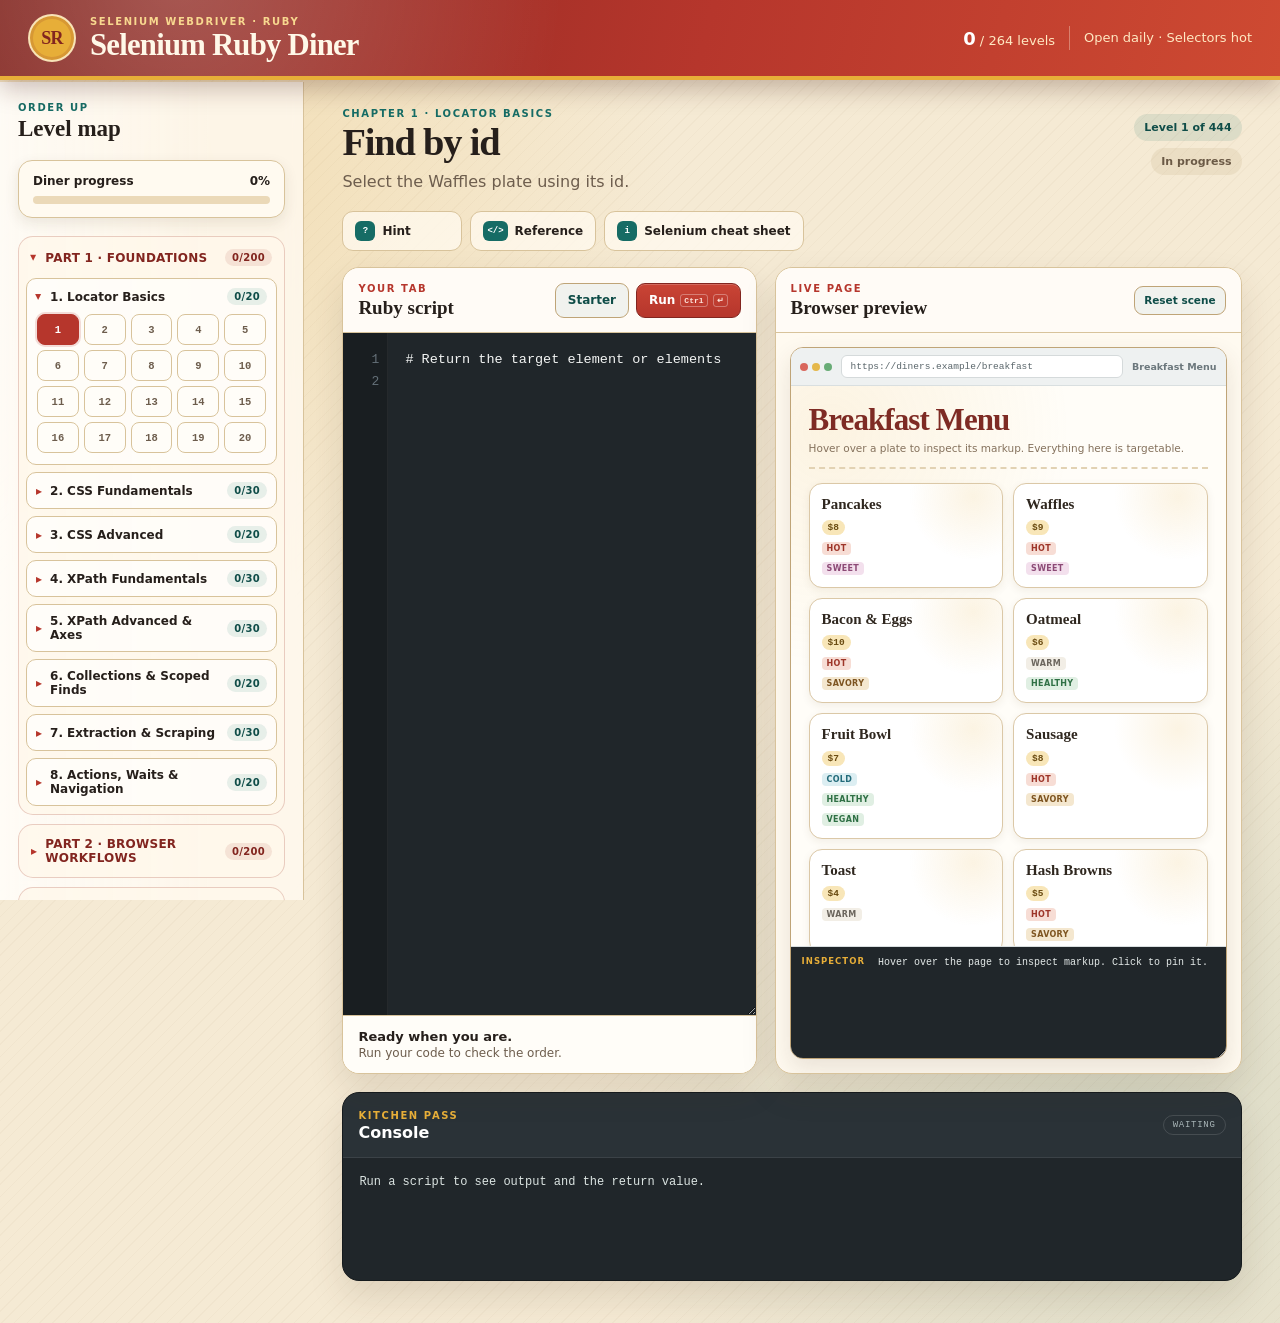
<file: workspace-learnSeleniumV5/index.html>
<!doctype html>
<html lang="en">
<head>
  <meta charset="utf-8">
  <meta name="viewport" content="width=device-width, initial-scale=1">
  <meta name="description" content="Learn Selenium WebDriver element targeting in Ruby through 264 hands-on diner-themed levels.">
  <title>Selenium Ruby Diner</title>
  <link rel="stylesheet" href="styles.css">
</head>
<body>
  <header class="topbar">
    <div class="brand">
      <div class="brand-mark" aria-hidden="true">SR</div>
      <div>
        <p class="brand-kicker">Selenium WebDriver &middot; Ruby</p>
        <h1 class="brand-title">Selenium Ruby Diner</h1>
      </div>
    </div>
    <div class="topbar-meta">
      <span class="topbar-stat"><strong id="top-completed">0</strong> / 264 levels</span>
      <span class="topbar-divider" aria-hidden="true"></span>
      <span class="topbar-tag">Open daily &middot; Selectors hot</span>
    </div>
  </header>

  <div class="app-shell">
    <aside class="sidebar" id="sidebar" aria-label="Level navigation">
      <div class="sidebar-head">
        <div>
          <p class="eyebrow">Order up</p>
          <h2>Level map</h2>
        </div>
        <button class="icon-btn" id="sidebar-close" type="button" title="Close level map" aria-label="Close level map">&times;</button>
      </div>

      <div class="overall-progress">
        <div class="overall-progress-row">
          <span>Diner progress</span>
          <strong id="overall-progress-label">0%</strong>
        </div>
        <div class="progress-track" role="progressbar" aria-valuemin="0" aria-valuemax="100" aria-valuenow="0" id="overall-progress-bar">
          <span id="overall-progress-fill"></span>
        </div>
      </div>

      <nav id="chapter-nav" class="chapter-nav"></nav>

      <div class="sidebar-footer">
        <button class="text-btn danger" id="reset-progress" type="button">Reset all progress</button>
        <p class="sidebar-note">Progress and drafts stay in this browser.</p>
      </div>
    </aside>

    <main class="workspace">
      <button class="sidebar-open" id="sidebar-open" type="button" aria-label="Open level map">
        <span aria-hidden="true">&#9776;</span> Levels
      </button>

      <section class="level-header" aria-labelledby="level-title">
        <div class="level-header-copy">
          <p class="eyebrow" id="chapter-label">Chapter</p>
          <h2 id="level-title">Loading level</h2>
          <p class="level-task" id="level-task"></p>
        </div>
        <div class="level-badges">
          <span class="level-counter" id="level-counter">Level 1 of 264</span>
          <span class="completion-pill" id="completion-pill">In progress</span>
        </div>
      </section>

      <section class="coach-row" aria-label="Level help">
        <details class="coach">
          <summary><span class="coach-icon" aria-hidden="true">?</span> Hint</summary>
          <div class="coach-body" id="hint-content">No hint for this one. Read the task closely and inspect the scene.</div>
        </details>
        <details class="coach">
          <summary><span class="coach-icon" aria-hidden="true">&lt;/&gt;</span> Reference</summary>
          <div class="coach-body" id="reference-content">No reference snippet for this level.</div>
        </details>
        <details class="coach">
          <summary><span class="coach-icon" aria-hidden="true">i</span> Selenium cheat sheet</summary>
          <div class="coach-body cheat-sheet">
            <code>driver.find_element(:css, ".plate")</code>
            <code>driver.find_elements(id: "coffee")</code>
            <code>driver.find_element(:xpath, "//div[@id='coffee']")</code>
            <code>element.text</code>
            <code>element.attribute("data-price")</code>
            <code>element.click</code>
            <code>element.send_keys("Ada")</code>
            <code>Select.new(element).select_by(:value, "large")</code>
            <code>wait = Selenium::WebDriver::Wait.new(timeout: 3)</code>
          </div>
        </details>
      </section>

      <div class="work-grid">
        <section class="panel editor-panel" aria-labelledby="editor-heading">
          <div class="panel-head">
            <div>
              <p class="panel-kicker">Your tab</p>
              <h3 id="editor-heading">Ruby script</h3>
            </div>
            <div class="panel-actions">
              <button class="btn ghost" id="reset-code" type="button">Starter</button>
              <button class="btn primary" id="run-code" type="button">
                Run <kbd>Ctrl</kbd><kbd>&crarr;</kbd>
              </button>
            </div>
          </div>
          <div class="editor-shell">
            <pre class="line-numbers" id="line-numbers" aria-hidden="true">1</pre>
            <textarea id="editor" spellcheck="false" autocapitalize="off" autocomplete="off" autocorrect="off" aria-label="Ruby code editor"></textarea>
          </div>
          <div class="feedback" id="feedback" role="status" aria-live="polite">
            <div class="feedback-copy">
              <strong>Ready when you are.</strong>
              <span>Run your code to check the order.</span>
            </div>
          </div>
        </section>

        <section class="panel scene-panel" aria-labelledby="scene-heading">
          <div class="panel-head scene-panel-head">
            <div>
              <p class="panel-kicker">Live page</p>
              <h3 id="scene-heading">Browser preview</h3>
            </div>
            <button class="btn ghost small" id="reset-scene" type="button">Reset scene</button>
          </div>
          <div class="browser-frame">
            <div class="browser-chrome">
              <span class="traffic-lights" aria-hidden="true"><i></i><i></i><i></i></span>
              <span class="url-bar" id="browser-url">https://diners.example/</span>
              <span class="scene-title-bar" id="browser-title">Diner</span>
            </div>
            <div class="scene-root" id="scene-root"></div>
            <div class="inspector" id="inspector" title="Click an element to pin its markup; drag the bottom-right corner to resize.">
              <span class="inspector-label" id="inspector-label">Inspector</span>
              <code id="inspector-code">Hover over the page to inspect markup. Click to pin it.</code>
            </div>
          </div>
        </section>
      </div>

      <section class="panel console-panel" aria-labelledby="console-heading">
        <div class="panel-head">
          <div>
            <p class="panel-kicker">Kitchen pass</p>
            <h3 id="console-heading">Console</h3>
          </div>
          <span class="console-status" id="console-status">waiting</span>
        </div>
        <pre class="console-output" id="console-output">Run a script to see output and the return value.</pre>
        <div class="result-line" id="result-line"></div>
      </section>
    </main>
  </div>

  <script src="js/ruby.js"></script>
  <script src="js/scenes.js"></script>
  <script src="js/levels.js"></script>
  <script src="js/verify.js"></script>
  <script src="js/app.js"></script>
</body>
</html>
</file>
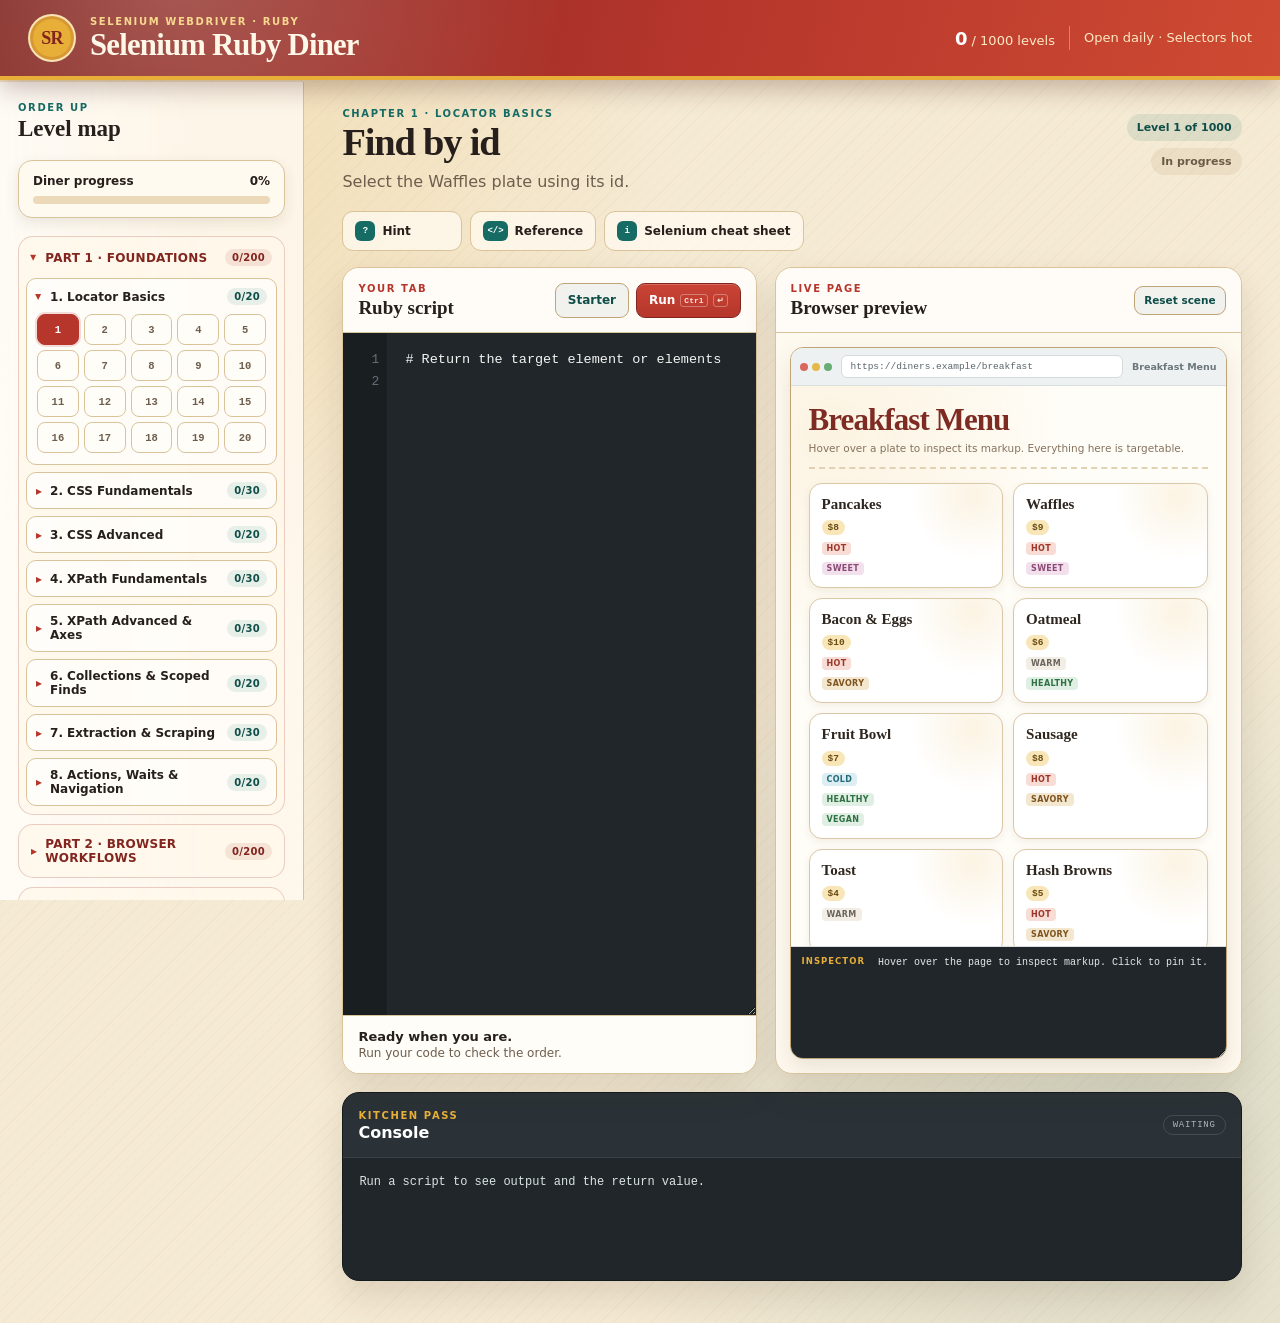
<file: workspace-learnSeleniumV8/index.html>
<!doctype html>
<html lang="en">
<head>
  <meta charset="utf-8">
  <meta name="viewport" content="width=device-width, initial-scale=1">
  <meta name="description" content="Learn Selenium WebDriver element targeting in Ruby through 1000 hands-on diner-themed levels.">
  <title>Selenium Ruby Diner</title>
  <link rel="stylesheet" href="styles.css">
</head>
<body>
  <header class="topbar">
    <div class="brand">
      <div class="language-picker" id="language-picker">
        <button class="brand-mark" id="language-toggle" type="button" aria-label="Choose a language" aria-haspopup="menu" aria-expanded="false" title="Choose a language">SR</button>
        <div class="language-menu" id="language-menu" role="menu" aria-label="Languages" hidden></div>
      </div>
      <div>
        <p class="brand-kicker" id="brand-kicker">Selenium WebDriver &middot; Ruby</p>
        <h1 class="brand-title" id="brand-title">Selenium Ruby Diner</h1>
      </div>
    </div>
    <div class="topbar-meta">
      <span class="topbar-stat"><strong id="top-completed">0</strong> / <span id="top-total">1000</span> levels</span>
      <span class="topbar-divider" aria-hidden="true"></span>
      <span class="topbar-tag">Open daily &middot; Selectors hot</span>
    </div>
  </header>

  <div class="app-shell">
    <aside class="sidebar" id="sidebar" aria-label="Level navigation">
      <div class="sidebar-head">
        <div>
          <p class="eyebrow">Order up</p>
          <h2>Level map</h2>
        </div>
        <button class="icon-btn" id="sidebar-close" type="button" title="Close level map" aria-label="Close level map">&times;</button>
      </div>

      <div class="overall-progress">
        <div class="overall-progress-row">
          <span>Diner progress</span>
          <strong id="overall-progress-label">0%</strong>
        </div>
        <div class="progress-track" role="progressbar" aria-valuemin="0" aria-valuemax="100" aria-valuenow="0" id="overall-progress-bar">
          <span id="overall-progress-fill"></span>
        </div>
      </div>

      <nav id="chapter-nav" class="chapter-nav"></nav>

      <div class="sidebar-footer">
        <button class="text-btn danger" id="reset-progress" type="button">Reset all progress</button>
        <p class="sidebar-note">Progress and drafts stay in this browser.</p>
      </div>
    </aside>

    <main class="workspace">
      <button class="sidebar-open" id="sidebar-open" type="button" aria-label="Open level map">
        <span aria-hidden="true">&#9776;</span> Levels
      </button>

      <section class="level-header" aria-labelledby="level-title">
        <div class="level-header-copy">
          <p class="eyebrow" id="chapter-label">Chapter</p>
          <h2 id="level-title">Loading level</h2>
          <p class="level-task" id="level-task"></p>
        </div>
        <div class="level-badges">
          <span class="level-counter" id="level-counter">Level 1 of 1000</span>
          <span class="completion-pill" id="completion-pill">In progress</span>
        </div>
      </section>

      <section class="coach-row" aria-label="Level help">
        <details class="coach">
          <summary><span class="coach-icon" aria-hidden="true">?</span> Hint</summary>
          <div class="coach-body" id="hint-content">No hint for this one. Read the task closely and inspect the scene.</div>
        </details>
        <details class="coach">
          <summary><span class="coach-icon" aria-hidden="true">&lt;/&gt;</span> Reference</summary>
          <div class="coach-body" id="reference-content">No reference snippet for this level.</div>
        </details>
        <details class="coach">
          <summary><span class="coach-icon" aria-hidden="true">i</span> Selenium cheat sheet</summary>
          <div class="coach-body cheat-sheet" id="cheat-sheet">
            <code>driver.find_element(:css, ".plate")</code>
            <code>driver.find_elements(id: "coffee")</code>
            <code>driver.find_element(:xpath, "//div[@id='coffee']")</code>
            <code>element.text</code>
            <code>element.attribute("data-price")</code>
            <code>element.click</code>
            <code>element.send_keys("Ada")</code>
            <code>Select.new(element).select_by(:value, "large")</code>
            <code>wait = Selenium::WebDriver::Wait.new(timeout: 3)</code>
          </div>
        </details>
      </section>

      <div class="work-grid">
        <section class="panel editor-panel" aria-labelledby="editor-heading">
          <div class="panel-head">
            <div>
              <p class="panel-kicker">Your tab</p>
              <h3 id="editor-heading">Ruby script</h3>
            </div>
            <div class="panel-actions">
              <button class="btn ghost" id="reset-code" type="button">Starter</button>
              <button class="btn primary" id="run-code" type="button">
                Run <kbd>Ctrl</kbd><kbd>&crarr;</kbd>
              </button>
            </div>
          </div>
          <div class="editor-shell">
            <pre class="line-numbers" id="line-numbers" aria-hidden="true">1</pre>
            <textarea id="editor" spellcheck="false" autocapitalize="off" autocomplete="off" autocorrect="off" aria-label="Ruby code editor"></textarea>
          </div>
          <div class="feedback" id="feedback" role="status" aria-live="polite">
            <div class="feedback-copy">
              <strong>Ready when you are.</strong>
              <span>Run your code to check the order.</span>
            </div>
          </div>
        </section>

        <section class="panel scene-panel" aria-labelledby="scene-heading">
          <div class="panel-head scene-panel-head">
            <div>
              <p class="panel-kicker">Live page</p>
              <h3 id="scene-heading">Browser preview</h3>
            </div>
            <button class="btn ghost small" id="reset-scene" type="button">Reset scene</button>
          </div>
          <div class="browser-frame">
            <div class="browser-chrome">
              <span class="traffic-lights" aria-hidden="true"><i></i><i></i><i></i></span>
              <span class="url-bar" id="browser-url">https://diners.example/</span>
              <span class="scene-title-bar" id="browser-title">Diner</span>
            </div>
            <div class="scene-root" id="scene-root"></div>
            <div class="inspector" id="inspector" title="Click an element to pin its markup; drag the bottom-right corner to resize.">
              <span class="inspector-label" id="inspector-label">Inspector</span>
              <code id="inspector-code">Hover over the page to inspect markup. Click to pin it.</code>
            </div>
          </div>
        </section>
      </div>

      <section class="panel console-panel" aria-labelledby="console-heading">
        <div class="panel-head">
          <div>
            <p class="panel-kicker">Kitchen pass</p>
            <h3 id="console-heading">Console</h3>
          </div>
          <div class="console-actions">
            <button class="btn ghost small console-toggle" id="java-realism-toggle" type="button" aria-pressed="false" hidden>Full Java</button>
            <span class="console-status" id="console-status">waiting</span>
          </div>
        </div>
        <pre class="console-output" id="console-output">Run a script to see output and the return value.</pre>
        <div class="result-line" id="result-line"></div>
      </section>
    </main>
  </div>

  <script src="js/ruby.js"></script>
  <script src="js/java-levels.js"></script>
  <script src="js/java.js"></script>
  <script src="js/scenes.js"></script>
  <script src="js/levels.js"></script>
  <script src="js/verify.js"></script>
  <script src="js/app.js"></script>
</body>
</html>
</file>
<file: workspace-learnSeleniumV5/styles.css>
:root {
  --cream: #f5ead4;
  --cream-deep: #ebd9b8;
  --paper: #fffaf0;
  --paper-strong: #fffdf8;
  --ink: #261f1b;
  --muted: #6d5d4d;
  --line: #d8c39b;
  --line-strong: #bfa477;
  --red: #b6362c;
  --red-dark: #82251f;
  --red-soft: #f2d7cf;
  --teal: #166c65;
  --teal-dark: #0f4d48;
  --mustard: #e7ae38;
  --green: #287548;
  --green-soft: #dcebdc;
  --charcoal: #20262a;
  --charcoal-light: #2a3237;
  --shadow: 0 16px 35px rgba(72, 48, 24, 0.13);
  --shadow-small: 0 5px 14px rgba(72, 48, 24, 0.1);
  --sans: "Avenir Next", "Segoe UI", system-ui, -apple-system, sans-serif;
  --serif: Georgia, "Times New Roman", serif;
  --mono: "SFMono-Regular", Consolas, "Liberation Mono", Menlo, monospace;
}

* {
  box-sizing: border-box;
}

html {
  min-width: 320px;
}

body {
  margin: 0;
  min-height: 100vh;
  color: var(--ink);
  font-family: var(--sans);
  background:
    radial-gradient(circle at 14% 12%, rgba(231, 174, 56, 0.2), transparent 31rem),
    radial-gradient(circle at 88% 84%, rgba(22, 108, 101, 0.12), transparent 34rem),
    repeating-linear-gradient(135deg, rgba(126, 89, 44, 0.035) 0 1px, transparent 1px 9px),
    var(--cream);
}

button,
textarea,
input,
select {
  font: inherit;
}

button {
  cursor: pointer;
}

h1,
h2,
h3,
p {
  margin-top: 0;
}

code,
kbd,
pre,
textarea {
  font-family: var(--mono);
}

.topbar {
  position: sticky;
  top: 0;
  z-index: 60;
  min-height: 78px;
  display: flex;
  align-items: center;
  justify-content: space-between;
  gap: 24px;
  padding: 14px 28px;
  color: #fff8e8;
  background:
    radial-gradient(circle at 14% -30%, rgba(255, 255, 255, 0.22), transparent 24rem),
    linear-gradient(105deg, var(--red-dark), var(--red) 55%, #ce4a32);
  border-bottom: 4px solid var(--mustard);
  box-shadow: 0 8px 24px rgba(61, 19, 14, 0.27);
}

.brand {
  display: flex;
  align-items: center;
  gap: 14px;
}

.brand-mark {
  width: 48px;
  height: 48px;
  display: grid;
  place-items: center;
  flex: 0 0 auto;
  border: 2px solid rgba(255, 248, 232, 0.72);
  border-radius: 50%;
  color: var(--red-dark);
  background: var(--mustard);
  box-shadow: inset 0 0 0 3px rgba(130, 37, 31, 0.16);
  font-family: var(--serif);
  font-size: 18px;
  font-weight: 800;
  letter-spacing: -0.04em;
}

.brand-kicker,
.panel-kicker,
.eyebrow {
  margin: 0 0 3px;
  text-transform: uppercase;
  letter-spacing: 0.16em;
  font-size: 10px;
  font-weight: 800;
}

.brand-kicker {
  color: #f8d88f;
}

.brand-title {
  margin: 0;
  font-family: var(--serif);
  font-size: clamp(22px, 2.4vw, 31px);
  line-height: 1;
  letter-spacing: -0.025em;
}

.topbar-meta {
  display: flex;
  align-items: center;
  gap: 14px;
  font-size: 13px;
  color: #ffe9c3;
}

.topbar-stat strong {
  color: #fff;
  font-size: 18px;
}

.topbar-divider {
  width: 1px;
  height: 24px;
  background: rgba(255, 248, 232, 0.34);
}

.topbar-tag {
  max-width: 190px;
  text-align: right;
  line-height: 1.25;
}

.app-shell {
  display: grid;
  grid-template-columns: 304px minmax(0, 1fr);
  align-items: start;
}

.sidebar {
  position: sticky;
  top: 82px;
  height: calc(100vh - 82px);
  overflow: auto;
  padding: 20px 18px 26px;
  background:
    linear-gradient(90deg, rgba(255, 255, 255, 0.55), transparent 70%),
    rgba(255, 250, 240, 0.84);
  border-right: 1px solid var(--line);
  backdrop-filter: blur(8px);
  scrollbar-color: var(--line-strong) transparent;
}

.sidebar-head {
  display: flex;
  align-items: flex-start;
  justify-content: space-between;
  gap: 10px;
  margin-bottom: 18px;
}

.sidebar-head h2 {
  margin: 0;
  font-family: var(--serif);
  font-size: 23px;
}

.eyebrow {
  color: var(--teal);
}

.icon-btn {
  display: none;
  width: 36px;
  height: 36px;
  border: 1px solid var(--line);
  border-radius: 50%;
  color: var(--ink);
  background: var(--paper);
  font-size: 24px;
  line-height: 1;
}

.overall-progress {
  margin-bottom: 18px;
  padding: 13px 14px;
  border: 1px solid var(--line);
  border-radius: 14px;
  background: var(--paper);
  box-shadow: var(--shadow-small);
}

.overall-progress-row {
  display: flex;
  justify-content: space-between;
  margin-bottom: 8px;
  font-size: 12px;
  font-weight: 700;
}

.progress-track {
  height: 8px;
  overflow: hidden;
  border-radius: 999px;
  background: var(--cream-deep);
}

.progress-track span {
  display: block;
  width: 0;
  height: 100%;
  border-radius: inherit;
  background: linear-gradient(90deg, var(--teal), #2d9e84);
  transition: width 220ms ease;
}

.chapter-nav {
  display: grid;
  gap: 9px;
}

.part-group {
  overflow: hidden;
  border: 1px solid rgba(157, 48, 32, 0.22);
  border-radius: 15px;
  background: rgba(255, 248, 235, 0.78);
}

.part-group > summary {
  display: flex;
  align-items: center;
  gap: 8px;
  padding: 12px 12px;
  list-style: none;
  cursor: pointer;
  user-select: none;
  color: var(--red-dark);
  font-size: 12px;
  font-weight: 900;
  letter-spacing: 0.02em;
  text-transform: uppercase;
}

.part-group > summary::-webkit-details-marker {
  display: none;
}

.part-group > summary::before {
  content: "\25B8";
  color: var(--red);
  font-size: 12px;
  transition: transform 150ms ease;
}

.part-group[open] > summary::before {
  transform: rotate(90deg);
}

.part-title {
  flex: 1;
  min-width: 0;
}

.part-count {
  flex: 0 0 auto;
  padding: 3px 7px;
  border-radius: 999px;
  color: var(--red-dark);
  background: rgba(157, 48, 32, 0.1);
  font-size: 10px;
  letter-spacing: 0.03em;
}

.part-body {
  display: grid;
  gap: 7px;
  padding: 0 7px 8px;
}

.part-body .chapter-group {
  border-radius: 10px;
  background: rgba(255, 255, 255, 0.62);
}

.part-body .chapter-group summary {
  padding: 9px 9px;
  font-size: 12px;
}

.chapter-group {
  overflow: hidden;
  border: 1px solid var(--line);
  border-radius: 13px;
  background: rgba(255, 253, 248, 0.72);
}

.chapter-group summary {
  display: flex;
  align-items: center;
  gap: 8px;
  padding: 11px 11px;
  list-style: none;
  cursor: pointer;
  user-select: none;
  font-size: 12.5px;
  font-weight: 800;
}

.chapter-group summary::-webkit-details-marker {
  display: none;
}

.chapter-group summary::before {
  content: "\25B8";
  color: var(--red);
  font-size: 12px;
  transition: transform 150ms ease;
}

.chapter-group[open] summary::before {
  transform: rotate(90deg);
}

.chapter-title {
  flex: 1;
  min-width: 0;
}

.chapter-count {
  flex: 0 0 auto;
  padding: 3px 7px;
  border-radius: 999px;
  color: var(--teal-dark);
  background: rgba(22, 108, 101, 0.1);
  font-size: 10px;
  letter-spacing: 0.03em;
}

.level-grid {
  display: grid;
  grid-template-columns: repeat(5, minmax(0, 1fr));
  gap: 5px;
  padding: 0 10px 11px;
}

.level-btn {
  position: relative;
  display: grid;
  place-items: center;
  min-width: 0;
  height: 31px;
  padding: 0;
  border: 1px solid var(--line);
  border-radius: 8px;
  color: var(--muted);
  background: var(--paper-strong);
  font-family: var(--mono);
  font-size: 10.5px;
  font-weight: 700;
  transition: transform 120ms ease, border-color 120ms ease, background 120ms ease, color 120ms ease;
}

.level-btn:hover {
  transform: translateY(-1px);
  border-color: var(--red);
  color: var(--red-dark);
}

.level-btn.completed {
  border-color: rgba(40, 117, 72, 0.3);
  color: var(--green);
  background: var(--green-soft);
}

.level-btn.completed::after {
  content: "";
  position: absolute;
  top: 2px;
  right: 3px;
  width: 4px;
  height: 4px;
  border-radius: 50%;
  background: var(--green);
}

.level-btn.current {
  border-color: var(--red);
  color: #fff;
  background: var(--red);
  box-shadow: 0 0 0 2px rgba(182, 54, 44, 0.16);
}

.sidebar-footer {
  padding-top: 18px;
  text-align: center;
}

.text-btn {
  padding: 0;
  border: 0;
  color: var(--teal);
  background: none;
  font-size: 12px;
  font-weight: 800;
  text-decoration: underline;
  text-underline-offset: 3px;
}

.text-btn.danger {
  color: var(--red);
}

.sidebar-note {
  margin: 8px 0 0;
  color: var(--muted);
  font-size: 10.5px;
}

.workspace {
  position: relative;
  width: 100%;
  max-width: 1520px;
  margin: 0 auto;
  padding: 28px clamp(16px, 3vw, 42px) 42px;
}

.sidebar-open {
  display: none;
  align-items: center;
  gap: 7px;
  margin-bottom: 14px;
  padding: 9px 13px;
  border: 1px solid var(--line);
  border-radius: 10px;
  color: var(--ink);
  background: var(--paper);
  font-size: 12px;
  font-weight: 800;
  box-shadow: var(--shadow-small);
}

.level-header {
  display: flex;
  align-items: flex-start;
  justify-content: space-between;
  gap: 24px;
  margin-bottom: 16px;
}

.level-header-copy h2 {
  margin: 0 0 8px;
  font-family: var(--serif);
  font-size: clamp(28px, 3vw, 43px);
  line-height: 1.05;
  letter-spacing: -0.03em;
}

.level-task {
  max-width: 820px;
  margin: 0;
  color: var(--muted);
  font-size: clamp(14px, 1.5vw, 16px);
  line-height: 1.55;
}

.level-badges {
  display: flex;
  flex-direction: column;
  align-items: flex-end;
  gap: 7px;
  padding-top: 6px;
}

.level-counter,
.completion-pill {
  display: inline-flex;
  align-items: center;
  min-height: 27px;
  padding: 5px 10px;
  border-radius: 999px;
  white-space: nowrap;
  font-size: 11px;
  font-weight: 800;
}

.level-counter {
  color: var(--teal-dark);
  background: rgba(22, 108, 101, 0.11);
}

.completion-pill {
  color: #6b5a46;
  background: rgba(191, 164, 119, 0.17);
}

.completion-pill.complete {
  color: var(--green);
  background: var(--green-soft);
}

.coach-row {
  display: flex;
  flex-wrap: wrap;
  gap: 8px;
  margin-bottom: 16px;
}

.coach {
  min-width: 120px;
  border: 1px solid var(--line);
  border-radius: 11px;
  background: rgba(255, 250, 240, 0.76);
}

.coach[open] {
  flex: 1 1 100%;
}

.coach summary {
  display: flex;
  align-items: center;
  gap: 7px;
  padding: 9px 12px;
  list-style: none;
  cursor: pointer;
  color: var(--ink);
  font-size: 12px;
  font-weight: 800;
}

.coach summary::-webkit-details-marker {
  display: none;
}

.coach-icon {
  display: inline-grid;
  place-items: center;
  min-width: 20px;
  height: 20px;
  padding: 0 4px;
  border-radius: 6px;
  color: #fff;
  background: var(--teal);
  font-family: var(--mono);
  font-size: 9px;
}

.coach-body {
  padding: 0 12px 12px;
  color: var(--muted);
  font-size: 12.5px;
  line-height: 1.55;
}

.coach-body code {
  color: var(--teal-dark);
  font-size: 12px;
}

.cheat-sheet {
  display: flex;
  flex-wrap: wrap;
  gap: 6px;
}

.cheat-sheet code {
  padding: 5px 8px;
  border: 1px solid var(--line);
  border-radius: 7px;
  background: var(--paper);
  white-space: nowrap;
}

.work-grid {
  display: grid;
  grid-template-columns: minmax(340px, 0.94fr) minmax(420px, 1.06fr);
  gap: 18px;
  align-items: stretch;
}

.panel {
  min-width: 0;
  overflow: hidden;
  border: 1px solid var(--line);
  border-radius: 17px;
  background: var(--paper);
  box-shadow: var(--shadow);
}

.panel-head {
  display: flex;
  align-items: center;
  justify-content: space-between;
  gap: 12px;
  min-height: 65px;
  padding: 12px 15px;
  border-bottom: 1px solid var(--line);
  background: rgba(255, 253, 248, 0.72);
}

.panel-head h3 {
  margin: 0;
  font-family: var(--serif);
  font-size: 19px;
  line-height: 1;
}

.panel-kicker {
  margin-bottom: 4px;
  color: var(--red);
}

.panel-actions {
  display: flex;
  align-items: center;
  gap: 7px;
}

.btn {
  display: inline-flex;
  align-items: center;
  justify-content: center;
  gap: 5px;
  min-height: 35px;
  padding: 7px 12px;
  border: 1px solid var(--line-strong);
  border-radius: 9px;
  color: var(--ink);
  background: var(--paper-strong);
  font-size: 12px;
  font-weight: 800;
  transition: transform 120ms ease, box-shadow 120ms ease, background 120ms ease;
}

.btn:hover {
  transform: translateY(-1px);
  box-shadow: 0 4px 10px rgba(72, 48, 24, 0.14);
}

.btn.primary {
  border-color: var(--red-dark);
  color: #fff;
  background: linear-gradient(180deg, #c94435, var(--red));
  box-shadow: inset 0 1px 0 rgba(255, 255, 255, 0.2);
}

.btn.primary:hover {
  background: linear-gradient(180deg, #d14b3a, #b6362c);
}

.btn.ghost {
  color: var(--teal-dark);
  background: rgba(22, 108, 101, 0.06);
}

.btn.small {
  min-height: 29px;
  padding: 5px 9px;
  font-size: 10.5px;
}

.btn:disabled {
  cursor: default;
  opacity: 0.55;
  transform: none;
  box-shadow: none;
}

.btn kbd {
  padding: 1px 3px;
  border: 1px solid rgba(255, 255, 255, 0.32);
  border-radius: 3px;
  color: #ffe5dc;
  font-size: 8px;
}

.editor-panel {
  display: flex;
  flex-direction: column;
}

.editor-shell {
  position: relative;
  display: grid;
  grid-template-columns: 45px minmax(0, 1fr);
  flex: 1;
  min-height: 380px;
  background: var(--charcoal);
}

.line-numbers {
  height: 100%;
  margin: 0;
  padding: 16px 8px 16px 0;
  overflow: hidden;
  color: #647078;
  background: #191e21;
  border-right: 1px solid rgba(255, 255, 255, 0.05);
  text-align: right;
  font-size: 13px;
  line-height: 1.65;
  user-select: none;
}

#editor {
  width: 100%;
  min-height: 380px;
  height: 100%;
  padding: 16px 17px;
  border: 0;
  outline: none;
  resize: vertical;
  color: #f3f5f4;
  background: var(--charcoal);
  caret-color: var(--mustard);
  font-size: 13.5px;
  line-height: 1.65;
  tab-size: 2;
  white-space: pre;
}

#editor::selection {
  color: #fff;
  background: rgba(231, 174, 56, 0.42);
}

.feedback {
  min-height: 58px;
  display: flex;
  align-items: center;
  justify-content: space-between;
  gap: 12px;
  padding: 11px 15px;
  border-top: 1px solid var(--line);
  color: var(--muted);
  background: var(--paper-strong);
  font-size: 12px;
}

.feedback-copy {
  display: grid;
  gap: 2px;
}

.feedback-copy strong {
  color: var(--ink);
  font-size: 13px;
}

.feedback.is-success {
  color: var(--green);
  background: #eef6ed;
  border-top-color: #bfd9be;
}

.feedback.is-success .feedback-copy strong {
  color: var(--green);
}

.feedback.is-error {
  color: var(--red-dark);
  background: #fcece8;
  border-top-color: #edc4ba;
}

.feedback.is-error .feedback-copy strong {
  color: var(--red-dark);
}

.feedback.is-running {
  color: var(--teal-dark);
  background: #eaf5f2;
}

.feedback .btn {
  flex: 0 0 auto;
}

.scene-panel {
  display: flex;
  flex-direction: column;
}

.scene-panel-head {
  background: rgba(255, 253, 248, 0.72);
}

.browser-frame {
  display: flex;
  flex: 1;
  flex-direction: column;
  min-height: 0;
  margin: 14px;
  overflow: hidden;
  border: 1px solid var(--line-strong);
  border-radius: 13px;
  background: #fff;
  box-shadow: 0 10px 24px rgba(72, 48, 24, 0.12);
}

.browser-chrome {
  display: flex;
  align-items: center;
  gap: 9px;
  min-height: 38px;
  padding: 6px 9px;
  border-bottom: 1px solid #d9dfe0;
  background: #eef1f1;
}

.traffic-lights {
  display: flex;
  gap: 4px;
}

.traffic-lights i {
  width: 8px;
  height: 8px;
  border-radius: 50%;
  background: #c3c9ca;
}

.traffic-lights i:first-child {
  background: #d9675d;
}

.traffic-lights i:nth-child(2) {
  background: #e5b84b;
}

.traffic-lights i:nth-child(3) {
  background: #68ac76;
}

.url-bar {
  flex: 1;
  min-width: 0;
  overflow: hidden;
  padding: 5px 9px;
  border: 1px solid #d5dadb;
  border-radius: 6px;
  color: #5a666b;
  background: #fff;
  font-family: var(--mono);
  font-size: 9.5px;
  text-overflow: ellipsis;
  white-space: nowrap;
}

.scene-title-bar {
  max-width: 122px;
  overflow: hidden;
  color: #6b777c;
  font-size: 9.5px;
  font-weight: 700;
  text-overflow: ellipsis;
  white-space: nowrap;
}

.scene-root {
  flex: 1;
  min-height: 420px;
  max-height: 560px;
  overflow: auto;
  padding: 18px;
  background:
    radial-gradient(circle at 9% 8%, rgba(231, 174, 56, 0.12), transparent 15rem),
    #fffdf8;
  scrollbar-color: var(--line-strong) transparent;
}

.inspector {
  display: flex;
  align-items: flex-start;
  gap: 9px;
  height: 112px;
  min-height: 42px;
  max-height: 60vh;
  padding: 8px 11px;
  overflow: auto;
  resize: vertical;
  border-top: 1px solid #d9dfe0;
  color: #cdd6d8;
  background: var(--charcoal);
  font-size: 10.5px;
  scrollbar-color: #5a696d transparent;
}

.inspector.has-target {
  border-top-color: rgba(231, 174, 56, 0.65);
}

.inspector-label {
  position: sticky;
  top: 0;
  flex: 0 0 auto;
  padding: 1px 4px 3px 0;
  color: var(--mustard);
  background: var(--charcoal);
  font-size: 8.5px;
  font-weight: 800;
  letter-spacing: 0.12em;
  text-transform: uppercase;
}

.inspector-label.pinned {
  color: #8ee0ae;
}

.inspector code {
  flex: 1;
  min-width: 0;
  color: #e3e9e8;
  font-size: 10px;
  line-height: 1.5;
  overflow-wrap: anywhere;
  white-space: pre-wrap;
  word-break: break-word;
}

.inspect-target {
  outline: 2px dashed var(--teal) !important;
  outline-offset: 2px;
}

.live-match {
  outline: 2px solid var(--mustard) !important;
  outline-offset: 2px;
  box-shadow: 0 0 0 4px rgba(231, 174, 56, 0.22) !important;
  border-radius: 4px;
}

.console-panel {
  margin-top: 18px;
  color: #edf1f0;
  background: var(--charcoal);
  border-color: #151a1d;
}

.console-panel .panel-head {
  border-bottom-color: rgba(255, 255, 255, 0.08);
  background: var(--charcoal-light);
}

.console-panel .panel-head h3 {
  color: #fff;
  font-family: var(--sans);
  font-size: 16px;
}

.console-panel .panel-kicker {
  color: var(--mustard);
}

.console-status {
  padding: 4px 9px;
  border: 1px solid rgba(255, 255, 255, 0.13);
  border-radius: 999px;
  color: #a9b6b8;
  font-family: var(--mono);
  font-size: 9px;
  text-transform: uppercase;
  letter-spacing: 0.08em;
}

.console-status.success {
  color: #8ee0ae;
  border-color: rgba(142, 224, 174, 0.32);
}

.console-status.error {
  color: #ffab9d;
  border-color: rgba(255, 171, 157, 0.32);
}

.console-output {
  min-height: 88px;
  margin: 0;
  padding: 15px 16px 8px;
  overflow: auto;
  color: #dbe4e2;
  font-size: 12px;
  line-height: 1.55;
  white-space: pre-wrap;
  word-break: break-word;
}

.console-output.is-error {
  color: #ffb8ab;
}

.result-line {
  min-height: 34px;
  padding: 8px 16px 13px;
  color: #8fa1a3;
  font-family: var(--mono);
  font-size: 10.5px;
  white-space: pre-wrap;
  word-break: break-word;
}

.result-line strong {
  color: var(--mustard);
  font-weight: 700;
}

/* Diner scenes */
.scene {
  color: #31271f;
  font-family: var(--sans);
  font-size: 13px;
}

.scene-heading {
  margin-bottom: 14px;
  padding-bottom: 11px;
  border-bottom: 2px dashed #e2d2b3;
}

.scene-title {
  margin: 0 0 4px;
  color: #7e2b24;
  font-family: var(--serif);
  font-size: clamp(22px, 3vw, 31px);
  line-height: 1.05;
  letter-spacing: -0.03em;
}

.scene-note {
  margin: 0;
  color: #85725d;
  font-size: 10.5px;
  line-height: 1.45;
}

.table {
  display: grid;
  grid-template-columns: repeat(auto-fill, minmax(132px, 1fr));
  gap: 10px;
}

.plate {
  position: relative;
  display: flex;
  flex-direction: column;
  gap: 7px;
  min-width: 0;
  padding: 12px;
  border: 1px solid #dbc8a7;
  border-radius: 13px;
  background:
    radial-gradient(circle at 85% 12%, rgba(231, 174, 56, 0.14), transparent 4rem),
    #fff;
  box-shadow: 0 3px 8px rgba(86, 61, 31, 0.08);
  transition: transform 140ms ease, box-shadow 140ms ease, border-color 140ms ease;
}

.plate:hover {
  transform: translateY(-2px);
  border-color: #c5a974;
  box-shadow: 0 7px 15px rgba(86, 61, 31, 0.13);
}

.food {
  color: #2f271f;
  font-family: var(--serif);
  font-size: 15px;
  font-weight: 700;
  line-height: 1.15;
}

.price {
  align-self: flex-start;
  padding: 2px 6px;
  border-radius: 999px;
  color: #6a4b11;
  background: #f8e6b8;
  font-family: var(--mono);
  font-size: 9.5px;
  font-weight: 700;
}

.tags {
  display: flex;
}

.tag {
  display: inline-flex;
  align-self: flex-start;
  margin-right: 3px;
  padding: 2px 5px;
  border-radius: 4px;
  color: #6b655d;
  background: #f2eee6;
  font-size: 8px;
  font-weight: 800;
  letter-spacing: 0.04em;
  text-transform: uppercase;
}

.tag-hot {
  color: #9d3529;
  background: #f7ddd5;
}

.tag-cold {
  color: #236b7a;
  background: #dceef2;
}

.tag-sweet {
  color: #8c4a76;
  background: #f3e0ed;
}

.tag-vegan,
.tag-healthy {
  color: #2f7045;
  background: #e0efe3;
}

.tag-savory {
  color: #7d5420;
  background: #f4e7cf;
}

.link-list {
  display: grid;
  gap: 8px;
  margin: 0;
  padding: 0;
  list-style: none;
}

.menu-link {
  display: inline-flex;
  align-items: center;
  gap: 6px;
  padding: 8px 11px;
  border: 1px solid #d8c6a6;
  border-radius: 9px;
  color: var(--teal-dark);
  background: #fff;
  font-size: 12px;
  font-weight: 700;
  text-decoration: none;
}

.menu-link::before {
  content: "\2192";
  color: var(--red);
}

.menu-link:hover {
  border-color: var(--teal);
  background: #eff8f5;
}

.menu-section {
  margin-top: 16px;
}

.menu-section h2 {
  margin: 0 0 7px;
  color: #7e2b24;
  font-family: var(--serif);
  font-size: 19px;
}

.dishes {
  display: grid;
  gap: 5px;
  margin: 0;
  padding: 0;
  list-style: none;
}

.dish {
  display: flex;
  align-items: center;
  justify-content: space-between;
  gap: 12px;
  padding: 7px 9px;
  border-bottom: 1px dotted #ddcfb7;
}

.dish:last-child {
  border-bottom: 0;
}

.dish-link {
  color: #3a3026;
  font-size: 12px;
  font-weight: 600;
  text-decoration: none;
}

.dish-link:hover {
  color: var(--red);
  text-decoration: underline;
}

.order-list {
  display: grid;
  gap: 10px;
}

.order {
  padding: 12px;
  border: 1px solid #dbc8a7;
  border-radius: 12px;
  background: #fff;
}

.order h3 {
  display: flex;
  align-items: center;
  justify-content: space-between;
  gap: 8px;
  margin: 0 0 5px;
  font-family: var(--serif);
  font-size: 17px;
}

.status {
  padding: 2px 6px;
  border-radius: 999px;
  color: #2f7045;
  background: #e0efe3;
  font-family: var(--sans);
  font-size: 8px;
  font-weight: 800;
  letter-spacing: 0.04em;
  text-transform: uppercase;
}

.order[data-status="closed"] .status {
  color: #756a5c;
  background: #eeeae3;
}

.customer {
  margin: 0 0 7px;
  color: #7b6b58;
  font-size: 11px;
}

.order-items {
  display: flex;
  flex-wrap: wrap;
  gap: 5px;
  margin: 0;
  padding: 0;
  list-style: none;
}

.item {
  padding: 3px 7px;
  border-radius: 6px;
  color: #5e4c36;
  background: #f7eedc;
  font-size: 9.5px;
}

.order-form {
  display: grid;
  grid-template-columns: repeat(2, minmax(0, 1fr));
  gap: 10px;
}

.field {
  display: grid;
  gap: 4px;
}

.field label {
  color: #5c4b38;
  font-size: 9.5px;
  font-weight: 800;
  letter-spacing: 0.03em;
  text-transform: uppercase;
}

.field input,
.field select,
.field textarea {
  width: 100%;
  min-height: 32px;
  padding: 6px 8px;
  border: 1px solid #d7c6a6;
  border-radius: 7px;
  outline: none;
  color: #352b22;
  background: #fff;
  font-family: var(--sans);
  font-size: 11.5px;
}

.field textarea {
  min-height: 58px;
  resize: vertical;
}

.field input:focus,
.field select:focus,
.field textarea:focus {
  border-color: var(--teal);
  box-shadow: 0 0 0 2px rgba(22, 108, 101, 0.12);
}

.field.checkbox {
  display: flex;
  align-items: center;
  gap: 7px;
}

.field.checkbox input {
  width: 15px;
  min-height: 15px;
  accent-color: var(--teal);
}

.field.checkbox label {
  text-transform: none;
  font-size: 11px;
  font-weight: 600;
}

.actions {
  display: flex;
  flex-wrap: wrap;
  align-items: center;
  gap: 7px;
  grid-column: 1 / -1;
}

.actions .btn,
.add-btn {
  min-height: 32px;
  padding: 6px 11px;
  border: 1px solid #cbb58d;
  border-radius: 8px;
  color: #4c3b27;
  background: #fff9ed;
  font-size: 10.5px;
  font-weight: 800;
}

.actions .btn.primary,
.add-btn:hover {
  color: #fff;
  background: var(--red);
  border-color: var(--red-dark);
}

.actions .btn:disabled {
  color: #a8a096;
  background: #eeeae2;
  border-color: #ddd4c5;
}

.cart-line {
  grid-column: 1 / -1;
  margin: 2px 0 0;
  color: #6d5c47;
  font-size: 11px;
  font-weight: 700;
}

.cart-line span {
  display: inline-grid;
  place-items: center;
  min-width: 22px;
  height: 22px;
  border-radius: 999px;
  color: #fff;
  background: var(--teal);
  font-family: var(--mono);
  font-size: 10px;
}

.action-table {
  grid-template-columns: repeat(2, minmax(0, 1fr));
  align-items: stretch;
}

.action-table .plate {
  min-height: 94px;
}

.add-btn {
  align-self: center;
  justify-self: stretch;
}

.counter {
  display: flex;
  flex-wrap: wrap;
  align-items: center;
  gap: 7px;
  margin-top: 14px;
  padding-top: 11px;
  border-top: 2px dashed #e2d2b3;
}

.counter .cart-line {
  flex: 1 1 100%;
  margin-bottom: 4px;
}

.ticket-board {
  display: grid;
  gap: 8px;
}

.ticket {
  padding: 10px 12px;
  border: 1px dashed #cbb58d;
  border-radius: 9px;
  color: #594733;
  background: #fff9ec;
  font-family: var(--mono);
  font-size: 11px;
}

.ticket[data-ready="true"] {
  border-style: solid;
  border-color: #a9cdb4;
  background: #f1f9f2;
}

.ticket[hidden] {
  display: none;
}

.home-card {
  padding: 13px;
  border: 1px solid #dbc8a7;
  border-radius: 12px;
  background: #fff;
}

.home-card p {
  color: #594a39;
  font-size: 12px;
  line-height: 1.55;
}

.home-card .link-list {
  margin-top: 10px;
}

.scene .scene-title[data-key] {
  cursor: default;
}

@media (max-width: 1120px) {
  .work-grid {
    grid-template-columns: 1fr;
  }

  .scene-root {
    min-height: 360px;
  }
}

@media (max-width: 920px) {
  .app-shell {
    display: block;
  }

  .sidebar {
    position: fixed;
    top: 0;
    left: 0;
    z-index: 120;
    width: min(330px, 88vw);
    height: 100vh;
    transform: translateX(-102%);
    transition: transform 180ms ease;
    box-shadow: 18px 0 40px rgba(60, 35, 12, 0.2);
  }

  .sidebar.is-open {
    transform: translateX(0);
  }

  .icon-btn,
  .sidebar-open {
    display: inline-flex;
  }

  .workspace {
    padding-top: 18px;
  }
}

@media (max-width: 700px) {
  .topbar {
    padding: 12px 16px;
  }

  .brand-mark {
    width: 40px;
    height: 40px;
  }

  .topbar-meta {
    display: none;
  }

  .workspace {
    padding: 14px 12px 30px;
  }

  .level-header {
    display: block;
  }

  .level-badges {
    flex-direction: row;
    align-items: center;
    justify-content: flex-start;
    padding-top: 10px;
  }

  .work-grid {
    gap: 13px;
  }

  .panel-head {
    min-height: 59px;
    padding: 10px 12px;
  }

  .panel-actions {
    gap: 4px;
  }

  .btn {
    padding: 6px 9px;
  }

  .btn kbd {
    display: none;
  }

  .editor-shell,
  #editor {
    min-height: 300px;
  }

  .scene-root {
    min-height: 320px;
    max-height: 480px;
    padding: 12px;
  }

  .browser-frame {
    margin: 10px;
  }

  .order-form {
    grid-template-columns: 1fr;
  }

  .table {
    grid-template-columns: repeat(auto-fill, minmax(115px, 1fr));
  }
}

@media (max-width: 460px) {
  .level-grid {
    grid-template-columns: repeat(6, minmax(0, 1fr));
  }

  .brand-kicker {
    display: none;
  }

  .brand-title {
    font-size: 21px;
  }

  .topbar {
    min-height: 66px;
  }

  .feedback {
    align-items: flex-start;
    flex-direction: column;
  }
}
</file>
<file: workspace-learnSeleniumV8/styles.css>
:root {
  --cream: #f5ead4;
  --cream-deep: #ebd9b8;
  --paper: #fffaf0;
  --paper-strong: #fffdf8;
  --ink: #261f1b;
  --muted: #6d5d4d;
  --line: #d8c39b;
  --line-strong: #bfa477;
  --red: #b6362c;
  --red-dark: #82251f;
  --red-soft: #f2d7cf;
  --teal: #166c65;
  --teal-dark: #0f4d48;
  --mustard: #e7ae38;
  --green: #287548;
  --green-soft: #dcebdc;
  --charcoal: #20262a;
  --charcoal-light: #2a3237;
  --shadow: 0 16px 35px rgba(72, 48, 24, 0.13);
  --shadow-small: 0 5px 14px rgba(72, 48, 24, 0.1);
  --sans: "Avenir Next", "Segoe UI", system-ui, -apple-system, sans-serif;
  --serif: Georgia, "Times New Roman", serif;
  --mono: "SFMono-Regular", Consolas, "Liberation Mono", Menlo, monospace;
}

* {
  box-sizing: border-box;
}

html {
  min-width: 320px;
}

body {
  margin: 0;
  min-height: 100vh;
  color: var(--ink);
  font-family: var(--sans);
  background:
    radial-gradient(circle at 14% 12%, rgba(231, 174, 56, 0.2), transparent 31rem),
    radial-gradient(circle at 88% 84%, rgba(22, 108, 101, 0.12), transparent 34rem),
    repeating-linear-gradient(135deg, rgba(126, 89, 44, 0.035) 0 1px, transparent 1px 9px),
    var(--cream);
}

button,
textarea,
input,
select {
  font: inherit;
}

button {
  cursor: pointer;
}

h1,
h2,
h3,
p {
  margin-top: 0;
}

code,
kbd,
pre,
textarea {
  font-family: var(--mono);
}

.topbar {
  position: sticky;
  top: 0;
  z-index: 60;
  min-height: 78px;
  display: flex;
  align-items: center;
  justify-content: space-between;
  gap: 24px;
  padding: 14px 28px;
  color: #fff8e8;
  background:
    radial-gradient(circle at 14% -30%, rgba(255, 255, 255, 0.22), transparent 24rem),
    linear-gradient(105deg, var(--red-dark), var(--red) 55%, #ce4a32);
  border-bottom: 4px solid var(--mustard);
  box-shadow: 0 8px 24px rgba(61, 19, 14, 0.27);
}

.brand {
  display: flex;
  align-items: center;
  gap: 14px;
}

.language-picker {
  position: relative;
  flex: 0 0 auto;
}

.brand-mark {
  width: 48px;
  height: 48px;
  display: grid;
  place-items: center;
  flex: 0 0 auto;
  border: 2px solid rgba(255, 248, 232, 0.72);
  border-radius: 50%;
  color: var(--red-dark);
  background: var(--mustard);
  box-shadow: inset 0 0 0 3px rgba(130, 37, 31, 0.16);
  font-family: var(--serif);
  font-size: 18px;
  font-weight: 800;
  letter-spacing: -0.04em;
  transition: transform 120ms ease, box-shadow 120ms ease;
}

.brand-mark:hover {
  transform: translateY(-1px);
  box-shadow: inset 0 0 0 3px rgba(130, 37, 31, 0.16), 0 4px 12px rgba(56, 15, 11, 0.28);
}

.brand-mark:focus-visible {
  outline: 3px solid #fff8e8;
  outline-offset: 3px;
}

.language-menu {
  position: absolute;
  top: calc(100% + 10px);
  left: 0;
  z-index: 80;
  width: 214px;
  padding: 6px;
  border: 1px solid var(--line-strong);
  border-radius: 12px;
  background: var(--paper-strong);
  box-shadow: var(--shadow);
}

.language-menu[hidden] {
  display: none;
}

.language-option {
  width: 100%;
  display: flex;
  align-items: center;
  gap: 10px;
  padding: 8px;
  border: 0;
  border-radius: 8px;
  color: var(--ink);
  background: transparent;
  text-align: left;
}

.language-option:hover,
.language-option:focus-visible {
  background: var(--cream-deep);
  outline: none;
}

.language-option[aria-checked="true"] {
  background: var(--green-soft);
}

.language-code {
  width: 30px;
  height: 30px;
  display: grid;
  place-items: center;
  flex: 0 0 auto;
  border-radius: 50%;
  color: var(--red-dark);
  background: var(--mustard);
  font-family: var(--serif);
  font-size: 12px;
  font-weight: 800;
}

.language-copy {
  display: flex;
  flex-direction: column;
  gap: 1px;
}

.language-copy strong {
  font-size: 13px;
}

.language-copy small {
  color: var(--muted);
  font-size: 11px;
}

.brand-kicker,
.panel-kicker,
.eyebrow {
  margin: 0 0 3px;
  text-transform: uppercase;
  letter-spacing: 0.16em;
  font-size: 10px;
  font-weight: 800;
}

.brand-kicker {
  color: #f8d88f;
}

.brand-title {
  margin: 0;
  font-family: var(--serif);
  font-size: clamp(22px, 2.4vw, 31px);
  line-height: 1;
  letter-spacing: -0.025em;
}

.topbar-meta {
  display: flex;
  align-items: center;
  gap: 14px;
  font-size: 13px;
  color: #ffe9c3;
}

.topbar-stat strong {
  color: #fff;
  font-size: 18px;
}

.topbar-divider {
  width: 1px;
  height: 24px;
  background: rgba(255, 248, 232, 0.34);
}

.topbar-tag {
  max-width: 190px;
  text-align: right;
  line-height: 1.25;
}

.app-shell {
  display: grid;
  grid-template-columns: 304px minmax(0, 1fr);
  align-items: start;
}

.sidebar {
  position: sticky;
  top: 82px;
  height: calc(100vh - 82px);
  overflow: auto;
  padding: 20px 18px 26px;
  background:
    linear-gradient(90deg, rgba(255, 255, 255, 0.55), transparent 70%),
    rgba(255, 250, 240, 0.84);
  border-right: 1px solid var(--line);
  backdrop-filter: blur(8px);
  scrollbar-color: var(--line-strong) transparent;
}

.sidebar-head {
  display: flex;
  align-items: flex-start;
  justify-content: space-between;
  gap: 10px;
  margin-bottom: 18px;
}

.sidebar-head h2 {
  margin: 0;
  font-family: var(--serif);
  font-size: 23px;
}

.eyebrow {
  color: var(--teal);
}

.icon-btn {
  display: none;
  width: 36px;
  height: 36px;
  border: 1px solid var(--line);
  border-radius: 50%;
  color: var(--ink);
  background: var(--paper);
  font-size: 24px;
  line-height: 1;
}

.overall-progress {
  margin-bottom: 18px;
  padding: 13px 14px;
  border: 1px solid var(--line);
  border-radius: 14px;
  background: var(--paper);
  box-shadow: var(--shadow-small);
}

.overall-progress-row {
  display: flex;
  justify-content: space-between;
  margin-bottom: 8px;
  font-size: 12px;
  font-weight: 700;
}

.progress-track {
  height: 8px;
  overflow: hidden;
  border-radius: 999px;
  background: var(--cream-deep);
}

.progress-track span {
  display: block;
  width: 0;
  height: 100%;
  border-radius: inherit;
  background: linear-gradient(90deg, var(--teal), #2d9e84);
  transition: width 220ms ease;
}

.chapter-nav {
  display: grid;
  gap: 9px;
}

.part-group {
  overflow: hidden;
  border: 1px solid rgba(157, 48, 32, 0.22);
  border-radius: 15px;
  background: rgba(255, 248, 235, 0.78);
}

.part-group > summary {
  display: flex;
  align-items: center;
  gap: 8px;
  padding: 12px 12px;
  list-style: none;
  cursor: pointer;
  user-select: none;
  color: var(--red-dark);
  font-size: 12px;
  font-weight: 900;
  letter-spacing: 0.02em;
  text-transform: uppercase;
}

.part-group > summary::-webkit-details-marker {
  display: none;
}

.part-group > summary::before {
  content: "\25B8";
  color: var(--red);
  font-size: 12px;
  transition: transform 150ms ease;
}

.part-group[open] > summary::before {
  transform: rotate(90deg);
}

.part-title {
  flex: 1;
  min-width: 0;
}

.part-count {
  flex: 0 0 auto;
  padding: 3px 7px;
  border-radius: 999px;
  color: var(--red-dark);
  background: rgba(157, 48, 32, 0.1);
  font-size: 10px;
  letter-spacing: 0.03em;
}

.part-body {
  display: grid;
  gap: 7px;
  padding: 0 7px 8px;
}

.part-body .chapter-group {
  border-radius: 10px;
  background: rgba(255, 255, 255, 0.62);
}

.part-body .chapter-group summary {
  padding: 9px 9px;
  font-size: 12px;
}

.chapter-group {
  overflow: hidden;
  border: 1px solid var(--line);
  border-radius: 13px;
  background: rgba(255, 253, 248, 0.72);
}

.chapter-group summary {
  display: flex;
  align-items: center;
  gap: 8px;
  padding: 11px 11px;
  list-style: none;
  cursor: pointer;
  user-select: none;
  font-size: 12.5px;
  font-weight: 800;
}

.chapter-group summary::-webkit-details-marker {
  display: none;
}

.chapter-group summary::before {
  content: "\25B8";
  color: var(--red);
  font-size: 12px;
  transition: transform 150ms ease;
}

.chapter-group[open] summary::before {
  transform: rotate(90deg);
}

.chapter-title {
  flex: 1;
  min-width: 0;
}

.chapter-count {
  flex: 0 0 auto;
  padding: 3px 7px;
  border-radius: 999px;
  color: var(--teal-dark);
  background: rgba(22, 108, 101, 0.1);
  font-size: 10px;
  letter-spacing: 0.03em;
}

.level-grid {
  display: grid;
  grid-template-columns: repeat(5, minmax(0, 1fr));
  gap: 5px;
  padding: 0 10px 11px;
}

.level-btn {
  position: relative;
  display: grid;
  place-items: center;
  min-width: 0;
  height: 31px;
  padding: 0;
  border: 1px solid var(--line);
  border-radius: 8px;
  color: var(--muted);
  background: var(--paper-strong);
  font-family: var(--mono);
  font-size: 10.5px;
  font-weight: 700;
  transition: transform 120ms ease, border-color 120ms ease, background 120ms ease, color 120ms ease;
}

.level-btn:hover {
  transform: translateY(-1px);
  border-color: var(--red);
  color: var(--red-dark);
}

.level-btn.completed {
  border-color: rgba(40, 117, 72, 0.3);
  color: var(--green);
  background: var(--green-soft);
}

.level-btn.completed::after {
  content: "";
  position: absolute;
  top: 2px;
  right: 3px;
  width: 4px;
  height: 4px;
  border-radius: 50%;
  background: var(--green);
}

.level-btn.current {
  border-color: var(--red);
  color: #fff;
  background: var(--red);
  box-shadow: 0 0 0 2px rgba(182, 54, 44, 0.16);
}

.sidebar-footer {
  padding-top: 18px;
  text-align: center;
}

.text-btn {
  padding: 0;
  border: 0;
  color: var(--teal);
  background: none;
  font-size: 12px;
  font-weight: 800;
  text-decoration: underline;
  text-underline-offset: 3px;
}

.text-btn.danger {
  color: var(--red);
}

.sidebar-note {
  margin: 8px 0 0;
  color: var(--muted);
  font-size: 10.5px;
}

.workspace {
  position: relative;
  width: 100%;
  max-width: 1520px;
  margin: 0 auto;
  padding: 28px clamp(16px, 3vw, 42px) 42px;
}

.sidebar-open {
  display: none;
  align-items: center;
  gap: 7px;
  margin-bottom: 14px;
  padding: 9px 13px;
  border: 1px solid var(--line);
  border-radius: 10px;
  color: var(--ink);
  background: var(--paper);
  font-size: 12px;
  font-weight: 800;
  box-shadow: var(--shadow-small);
}

.level-header {
  display: flex;
  align-items: flex-start;
  justify-content: space-between;
  gap: 24px;
  margin-bottom: 16px;
}

.level-header-copy h2 {
  margin: 0 0 8px;
  font-family: var(--serif);
  font-size: clamp(28px, 3vw, 43px);
  line-height: 1.05;
  letter-spacing: -0.03em;
}

.level-task {
  max-width: 820px;
  margin: 0;
  color: var(--muted);
  font-size: clamp(14px, 1.5vw, 16px);
  line-height: 1.55;
}

.level-badges {
  display: flex;
  flex-direction: column;
  align-items: flex-end;
  gap: 7px;
  padding-top: 6px;
}

.level-counter,
.completion-pill {
  display: inline-flex;
  align-items: center;
  min-height: 27px;
  padding: 5px 10px;
  border-radius: 999px;
  white-space: nowrap;
  font-size: 11px;
  font-weight: 800;
}

.level-counter {
  color: var(--teal-dark);
  background: rgba(22, 108, 101, 0.11);
}

.completion-pill {
  color: #6b5a46;
  background: rgba(191, 164, 119, 0.17);
}

.completion-pill.complete {
  color: var(--green);
  background: var(--green-soft);
}

.coach-row {
  display: flex;
  flex-wrap: wrap;
  gap: 8px;
  margin-bottom: 16px;
}

.coach {
  min-width: 120px;
  border: 1px solid var(--line);
  border-radius: 11px;
  background: rgba(255, 250, 240, 0.76);
}

.coach[open] {
  flex: 1 1 100%;
}

.coach summary {
  display: flex;
  align-items: center;
  gap: 7px;
  padding: 9px 12px;
  list-style: none;
  cursor: pointer;
  color: var(--ink);
  font-size: 12px;
  font-weight: 800;
}

.coach summary::-webkit-details-marker {
  display: none;
}

.coach-icon {
  display: inline-grid;
  place-items: center;
  min-width: 20px;
  height: 20px;
  padding: 0 4px;
  border-radius: 6px;
  color: #fff;
  background: var(--teal);
  font-family: var(--mono);
  font-size: 9px;
}

.coach-body {
  padding: 0 12px 12px;
  color: var(--muted);
  font-size: 12.5px;
  line-height: 1.55;
}

.coach-body code {
  color: var(--teal-dark);
  font-size: 12px;
}

.cheat-sheet {
  display: flex;
  flex-wrap: wrap;
  gap: 6px;
}

.cheat-sheet code {
  padding: 5px 8px;
  border: 1px solid var(--line);
  border-radius: 7px;
  background: var(--paper);
  white-space: nowrap;
}

.work-grid {
  display: grid;
  grid-template-columns: minmax(340px, 0.94fr) minmax(420px, 1.06fr);
  gap: 18px;
  align-items: stretch;
}

.panel {
  min-width: 0;
  overflow: hidden;
  border: 1px solid var(--line);
  border-radius: 17px;
  background: var(--paper);
  box-shadow: var(--shadow);
}

.panel-head {
  display: flex;
  align-items: center;
  justify-content: space-between;
  gap: 12px;
  min-height: 65px;
  padding: 12px 15px;
  border-bottom: 1px solid var(--line);
  background: rgba(255, 253, 248, 0.72);
}

.panel-head h3 {
  margin: 0;
  font-family: var(--serif);
  font-size: 19px;
  line-height: 1;
}

.panel-kicker {
  margin-bottom: 4px;
  color: var(--red);
}

.panel-actions {
  display: flex;
  align-items: center;
  gap: 7px;
}

.btn {
  display: inline-flex;
  align-items: center;
  justify-content: center;
  gap: 5px;
  min-height: 35px;
  padding: 7px 12px;
  border: 1px solid var(--line-strong);
  border-radius: 9px;
  color: var(--ink);
  background: var(--paper-strong);
  font-size: 12px;
  font-weight: 800;
  transition: transform 120ms ease, box-shadow 120ms ease, background 120ms ease;
}

.btn:hover {
  transform: translateY(-1px);
  box-shadow: 0 4px 10px rgba(72, 48, 24, 0.14);
}

.btn.primary {
  border-color: var(--red-dark);
  color: #fff;
  background: linear-gradient(180deg, #c94435, var(--red));
  box-shadow: inset 0 1px 0 rgba(255, 255, 255, 0.2);
}

.btn.primary:hover {
  background: linear-gradient(180deg, #d14b3a, #b6362c);
}

.btn.ghost {
  color: var(--teal-dark);
  background: rgba(22, 108, 101, 0.06);
}

.btn.small {
  min-height: 29px;
  padding: 5px 9px;
  font-size: 10.5px;
}

.btn:disabled {
  cursor: default;
  opacity: 0.55;
  transform: none;
  box-shadow: none;
}

.btn kbd {
  padding: 1px 3px;
  border: 1px solid rgba(255, 255, 255, 0.32);
  border-radius: 3px;
  color: #ffe5dc;
  font-size: 8px;
}

.editor-panel {
  display: flex;
  flex-direction: column;
}

.editor-shell {
  position: relative;
  display: grid;
  grid-template-columns: 45px minmax(0, 1fr);
  flex: 1;
  min-height: 380px;
  background: var(--charcoal);
}

.line-numbers {
  height: 100%;
  margin: 0;
  padding: 16px 8px 16px 0;
  overflow: hidden;
  color: #647078;
  background: #191e21;
  border-right: 1px solid rgba(255, 255, 255, 0.05);
  text-align: right;
  font-size: 13px;
  line-height: 1.65;
  user-select: none;
}

#editor {
  width: 100%;
  min-height: 380px;
  height: 100%;
  padding: 16px 17px;
  border: 0;
  outline: none;
  resize: vertical;
  color: #f3f5f4;
  background: var(--charcoal);
  caret-color: var(--mustard);
  font-size: 13.5px;
  line-height: 1.65;
  tab-size: 2;
  white-space: pre;
}

#editor::selection {
  color: #fff;
  background: rgba(231, 174, 56, 0.42);
}

.feedback {
  min-height: 58px;
  display: flex;
  align-items: center;
  justify-content: space-between;
  gap: 12px;
  padding: 11px 15px;
  border-top: 1px solid var(--line);
  color: var(--muted);
  background: var(--paper-strong);
  font-size: 12px;
}

.feedback-copy {
  display: grid;
  gap: 2px;
}

.feedback-copy strong {
  color: var(--ink);
  font-size: 13px;
}

.feedback.is-success {
  color: var(--green);
  background: #eef6ed;
  border-top-color: #bfd9be;
}

.feedback.is-success .feedback-copy strong {
  color: var(--green);
}

.feedback.is-error {
  color: var(--red-dark);
  background: #fcece8;
  border-top-color: #edc4ba;
}

.feedback.is-error .feedback-copy strong {
  color: var(--red-dark);
}

.feedback.is-running {
  color: var(--teal-dark);
  background: #eaf5f2;
}

.feedback .btn {
  flex: 0 0 auto;
}

.scene-panel {
  display: flex;
  flex-direction: column;
}

.scene-panel-head {
  background: rgba(255, 253, 248, 0.72);
}

.browser-frame {
  display: flex;
  flex: 1;
  flex-direction: column;
  min-height: 0;
  margin: 14px;
  overflow: hidden;
  border: 1px solid var(--line-strong);
  border-radius: 13px;
  background: #fff;
  box-shadow: 0 10px 24px rgba(72, 48, 24, 0.12);
}

.browser-chrome {
  display: flex;
  align-items: center;
  gap: 9px;
  min-height: 38px;
  padding: 6px 9px;
  border-bottom: 1px solid #d9dfe0;
  background: #eef1f1;
}

.traffic-lights {
  display: flex;
  gap: 4px;
}

.traffic-lights i {
  width: 8px;
  height: 8px;
  border-radius: 50%;
  background: #c3c9ca;
}

.traffic-lights i:first-child {
  background: #d9675d;
}

.traffic-lights i:nth-child(2) {
  background: #e5b84b;
}

.traffic-lights i:nth-child(3) {
  background: #68ac76;
}

.url-bar {
  flex: 1;
  min-width: 0;
  overflow: hidden;
  padding: 5px 9px;
  border: 1px solid #d5dadb;
  border-radius: 6px;
  color: #5a666b;
  background: #fff;
  font-family: var(--mono);
  font-size: 9.5px;
  text-overflow: ellipsis;
  white-space: nowrap;
}

.scene-title-bar {
  max-width: 122px;
  overflow: hidden;
  color: #6b777c;
  font-size: 9.5px;
  font-weight: 700;
  text-overflow: ellipsis;
  white-space: nowrap;
}

.scene-root {
  flex: 1;
  min-height: 420px;
  max-height: 560px;
  overflow: auto;
  padding: 18px;
  background:
    radial-gradient(circle at 9% 8%, rgba(231, 174, 56, 0.12), transparent 15rem),
    #fffdf8;
  scrollbar-color: var(--line-strong) transparent;
}

.inspector {
  display: flex;
  align-items: flex-start;
  gap: 9px;
  height: 112px;
  min-height: 42px;
  max-height: 60vh;
  padding: 8px 11px;
  overflow: auto;
  resize: vertical;
  border-top: 1px solid #d9dfe0;
  color: #cdd6d8;
  background: var(--charcoal);
  font-size: 10.5px;
  scrollbar-color: #5a696d transparent;
}

.inspector.has-target {
  border-top-color: rgba(231, 174, 56, 0.65);
}

.inspector-label {
  position: sticky;
  top: 0;
  flex: 0 0 auto;
  padding: 1px 4px 3px 0;
  color: var(--mustard);
  background: var(--charcoal);
  font-size: 8.5px;
  font-weight: 800;
  letter-spacing: 0.12em;
  text-transform: uppercase;
}

.inspector-label.pinned {
  color: #8ee0ae;
}

.inspector code {
  flex: 1;
  min-width: 0;
  color: #e3e9e8;
  font-size: 10px;
  line-height: 1.5;
  overflow-wrap: anywhere;
  white-space: pre-wrap;
  word-break: break-word;
}

.inspect-target {
  outline: 2px dashed var(--teal) !important;
  outline-offset: 2px;
}

.live-match {
  outline: 2px solid var(--mustard) !important;
  outline-offset: 2px;
  box-shadow: 0 0 0 4px rgba(231, 174, 56, 0.22) !important;
  border-radius: 4px;
}

.console-panel {
  margin-top: 18px;
  color: #edf1f0;
  background: var(--charcoal);
  border-color: #151a1d;
}

.console-panel .panel-head {
  border-bottom-color: rgba(255, 255, 255, 0.08);
  background: var(--charcoal-light);
}

.console-panel .panel-head h3 {
  color: #fff;
  font-family: var(--sans);
  font-size: 16px;
}

.console-panel .panel-kicker {
  color: var(--mustard);
}

.console-status {
  padding: 4px 9px;
  border: 1px solid rgba(255, 255, 255, 0.13);
  border-radius: 999px;
  color: #a9b6b8;
  font-family: var(--mono);
  font-size: 9px;
  text-transform: uppercase;
  letter-spacing: 0.08em;
}

.console-status.success {
  color: #8ee0ae;
  border-color: rgba(142, 224, 174, 0.32);
}

.console-status.error {
  color: #ffab9d;
  border-color: rgba(255, 171, 157, 0.32);
}

.console-status.source {
  color: var(--mustard);
  border-color: rgba(231, 174, 56, 0.36);
}

.console-actions {
  display: flex;
  align-items: center;
  gap: 8px;
}

.console-toggle[hidden] {
  display: none;
}

.console-toggle[aria-pressed="true"] {
  border-color: var(--mustard);
  color: #2a2119;
  background: var(--mustard);
}

.console-output {
  min-height: 88px;
  margin: 0;
  padding: 15px 16px 8px;
  overflow: auto;
  color: #dbe4e2;
  font-size: 12px;
  line-height: 1.55;
  white-space: pre-wrap;
  word-break: break-word;
}

.console-output.is-error {
  color: #ffb8ab;
}

.console-output.is-source {
  min-height: 220px;
  max-height: 320px;
  color: #c9d8d5;
  font-size: 11px;
  line-height: 1.45;
  tab-size: 4;
  white-space: pre;
  word-break: normal;
}

.source-note {
  color: var(--mustard);
}

.result-line {
  min-height: 34px;
  padding: 8px 16px 13px;
  color: #8fa1a3;
  font-family: var(--mono);
  font-size: 10.5px;
  white-space: pre-wrap;
  word-break: break-word;
}

.result-line strong {
  color: var(--mustard);
  font-weight: 700;
}

/* Diner scenes */
.scene {
  color: #31271f;
  font-family: var(--sans);
  font-size: 13px;
}

.scene-heading {
  margin-bottom: 14px;
  padding-bottom: 11px;
  border-bottom: 2px dashed #e2d2b3;
}

.scene-title {
  margin: 0 0 4px;
  color: #7e2b24;
  font-family: var(--serif);
  font-size: clamp(22px, 3vw, 31px);
  line-height: 1.05;
  letter-spacing: -0.03em;
}

.scene-note {
  margin: 0;
  color: #85725d;
  font-size: 10.5px;
  line-height: 1.45;
}

.table {
  display: grid;
  grid-template-columns: repeat(auto-fill, minmax(132px, 1fr));
  gap: 10px;
}

.plate {
  position: relative;
  display: flex;
  flex-direction: column;
  gap: 7px;
  min-width: 0;
  padding: 12px;
  border: 1px solid #dbc8a7;
  border-radius: 13px;
  background:
    radial-gradient(circle at 85% 12%, rgba(231, 174, 56, 0.14), transparent 4rem),
    #fff;
  box-shadow: 0 3px 8px rgba(86, 61, 31, 0.08);
  transition: transform 140ms ease, box-shadow 140ms ease, border-color 140ms ease;
}

.plate:hover {
  transform: translateY(-2px);
  border-color: #c5a974;
  box-shadow: 0 7px 15px rgba(86, 61, 31, 0.13);
}

.food {
  color: #2f271f;
  font-family: var(--serif);
  font-size: 15px;
  font-weight: 700;
  line-height: 1.15;
}

.price {
  align-self: flex-start;
  padding: 2px 6px;
  border-radius: 999px;
  color: #6a4b11;
  background: #f8e6b8;
  font-family: var(--mono);
  font-size: 9.5px;
  font-weight: 700;
}

.tags {
  display: flex;
}

.tag {
  display: inline-flex;
  align-self: flex-start;
  margin-right: 3px;
  padding: 2px 5px;
  border-radius: 4px;
  color: #6b655d;
  background: #f2eee6;
  font-size: 8px;
  font-weight: 800;
  letter-spacing: 0.04em;
  text-transform: uppercase;
}

.tag-hot {
  color: #9d3529;
  background: #f7ddd5;
}

.tag-cold {
  color: #236b7a;
  background: #dceef2;
}

.tag-sweet {
  color: #8c4a76;
  background: #f3e0ed;
}

.tag-vegan,
.tag-healthy {
  color: #2f7045;
  background: #e0efe3;
}

.tag-savory {
  color: #7d5420;
  background: #f4e7cf;
}

.link-list {
  display: grid;
  gap: 8px;
  margin: 0;
  padding: 0;
  list-style: none;
}

.menu-link {
  display: inline-flex;
  align-items: center;
  gap: 6px;
  padding: 8px 11px;
  border: 1px solid #d8c6a6;
  border-radius: 9px;
  color: var(--teal-dark);
  background: #fff;
  font-size: 12px;
  font-weight: 700;
  text-decoration: none;
}

.menu-link::before {
  content: "\2192";
  color: var(--red);
}

.menu-link:hover {
  border-color: var(--teal);
  background: #eff8f5;
}

.menu-section {
  margin-top: 16px;
}

.menu-section h2 {
  margin: 0 0 7px;
  color: #7e2b24;
  font-family: var(--serif);
  font-size: 19px;
}

.dishes {
  display: grid;
  gap: 5px;
  margin: 0;
  padding: 0;
  list-style: none;
}

.dish {
  display: flex;
  align-items: center;
  justify-content: space-between;
  gap: 12px;
  padding: 7px 9px;
  border-bottom: 1px dotted #ddcfb7;
}

.dish:last-child {
  border-bottom: 0;
}

.dish-link {
  color: #3a3026;
  font-size: 12px;
  font-weight: 600;
  text-decoration: none;
}

.dish-link:hover {
  color: var(--red);
  text-decoration: underline;
}

.order-list {
  display: grid;
  gap: 10px;
}

.order {
  padding: 12px;
  border: 1px solid #dbc8a7;
  border-radius: 12px;
  background: #fff;
}

.order h3 {
  display: flex;
  align-items: center;
  justify-content: space-between;
  gap: 8px;
  margin: 0 0 5px;
  font-family: var(--serif);
  font-size: 17px;
}

.status {
  padding: 2px 6px;
  border-radius: 999px;
  color: #2f7045;
  background: #e0efe3;
  font-family: var(--sans);
  font-size: 8px;
  font-weight: 800;
  letter-spacing: 0.04em;
  text-transform: uppercase;
}

.order[data-status="closed"] .status {
  color: #756a5c;
  background: #eeeae3;
}

.customer {
  margin: 0 0 7px;
  color: #7b6b58;
  font-size: 11px;
}

.order-items {
  display: flex;
  flex-wrap: wrap;
  gap: 5px;
  margin: 0;
  padding: 0;
  list-style: none;
}

.item {
  padding: 3px 7px;
  border-radius: 6px;
  color: #5e4c36;
  background: #f7eedc;
  font-size: 9.5px;
}

.order-form {
  display: grid;
  grid-template-columns: repeat(2, minmax(0, 1fr));
  gap: 10px;
}

.field {
  display: grid;
  gap: 4px;
}

.field label {
  color: #5c4b38;
  font-size: 9.5px;
  font-weight: 800;
  letter-spacing: 0.03em;
  text-transform: uppercase;
}

.field input,
.field select,
.field textarea {
  width: 100%;
  min-height: 32px;
  padding: 6px 8px;
  border: 1px solid #d7c6a6;
  border-radius: 7px;
  outline: none;
  color: #352b22;
  background: #fff;
  font-family: var(--sans);
  font-size: 11.5px;
}

.field textarea {
  min-height: 58px;
  resize: vertical;
}

.field input:focus,
.field select:focus,
.field textarea:focus {
  border-color: var(--teal);
  box-shadow: 0 0 0 2px rgba(22, 108, 101, 0.12);
}

.field.checkbox {
  display: flex;
  align-items: center;
  gap: 7px;
}

.field.checkbox input {
  width: 15px;
  min-height: 15px;
  accent-color: var(--teal);
}

.field.checkbox label {
  text-transform: none;
  font-size: 11px;
  font-weight: 600;
}

.actions {
  display: flex;
  flex-wrap: wrap;
  align-items: center;
  gap: 7px;
  grid-column: 1 / -1;
}

.actions .btn,
.add-btn {
  min-height: 32px;
  padding: 6px 11px;
  border: 1px solid #cbb58d;
  border-radius: 8px;
  color: #4c3b27;
  background: #fff9ed;
  font-size: 10.5px;
  font-weight: 800;
}

.actions .btn.primary,
.add-btn:hover {
  color: #fff;
  background: var(--red);
  border-color: var(--red-dark);
}

.actions .btn:disabled {
  color: #a8a096;
  background: #eeeae2;
  border-color: #ddd4c5;
}

.cart-line {
  grid-column: 1 / -1;
  margin: 2px 0 0;
  color: #6d5c47;
  font-size: 11px;
  font-weight: 700;
}

.cart-line span {
  display: inline-grid;
  place-items: center;
  min-width: 22px;
  height: 22px;
  border-radius: 999px;
  color: #fff;
  background: var(--teal);
  font-family: var(--mono);
  font-size: 10px;
}

.action-table {
  grid-template-columns: repeat(2, minmax(0, 1fr));
  align-items: stretch;
}

.action-table .plate {
  min-height: 94px;
}

.add-btn {
  align-self: center;
  justify-self: stretch;
}

.counter {
  display: flex;
  flex-wrap: wrap;
  align-items: center;
  gap: 7px;
  margin-top: 14px;
  padding-top: 11px;
  border-top: 2px dashed #e2d2b3;
}

.counter .cart-line {
  flex: 1 1 100%;
  margin-bottom: 4px;
}

.ticket-board {
  display: grid;
  gap: 8px;
}

.ticket {
  padding: 10px 12px;
  border: 1px dashed #cbb58d;
  border-radius: 9px;
  color: #594733;
  background: #fff9ec;
  font-family: var(--mono);
  font-size: 11px;
}

.ticket[data-ready="true"] {
  border-style: solid;
  border-color: #a9cdb4;
  background: #f1f9f2;
}

.ticket[hidden] {
  display: none;
}

.home-card {
  padding: 13px;
  border: 1px solid #dbc8a7;
  border-radius: 12px;
  background: #fff;
}

.home-card p {
  color: #594a39;
  font-size: 12px;
  line-height: 1.55;
}

.home-card .link-list {
  margin-top: 10px;
}

.scene .scene-title[data-key] {
  cursor: default;
}

@media (max-width: 1120px) {
  .work-grid {
    grid-template-columns: 1fr;
  }

  .scene-root {
    min-height: 360px;
  }
}

@media (max-width: 920px) {
  .app-shell {
    display: block;
  }

  .sidebar {
    position: fixed;
    top: 0;
    left: 0;
    z-index: 120;
    width: min(330px, 88vw);
    height: 100vh;
    transform: translateX(-102%);
    transition: transform 180ms ease;
    box-shadow: 18px 0 40px rgba(60, 35, 12, 0.2);
  }

  .sidebar.is-open {
    transform: translateX(0);
  }

  .icon-btn,
  .sidebar-open {
    display: inline-flex;
  }

  .workspace {
    padding-top: 18px;
  }
}

@media (max-width: 700px) {
  .topbar {
    padding: 12px 16px;
  }

  .brand-mark {
    width: 40px;
    height: 40px;
  }

  .topbar-meta {
    display: none;
  }

  .workspace {
    padding: 14px 12px 30px;
  }

  .level-header {
    display: block;
  }

  .level-badges {
    flex-direction: row;
    align-items: center;
    justify-content: flex-start;
    padding-top: 10px;
  }

  .work-grid {
    gap: 13px;
  }

  .panel-head {
    min-height: 59px;
    padding: 10px 12px;
  }

  .panel-actions {
    gap: 4px;
  }

  .btn {
    padding: 6px 9px;
  }

  .btn kbd {
    display: none;
  }

  .editor-shell,
  #editor {
    min-height: 300px;
  }

  .scene-root {
    min-height: 320px;
    max-height: 480px;
    padding: 12px;
  }

  .browser-frame {
    margin: 10px;
  }

  .order-form {
    grid-template-columns: 1fr;
  }

  .table {
    grid-template-columns: repeat(auto-fill, minmax(115px, 1fr));
  }
}

@media (max-width: 460px) {
  .level-grid {
    grid-template-columns: repeat(6, minmax(0, 1fr));
  }

  .brand-kicker {
    display: none;
  }

  .brand-title {
    font-size: 21px;
  }

  .topbar {
    min-height: 66px;
  }

  .feedback {
    align-items: flex-start;
    flex-direction: column;
  }
}
</file>
